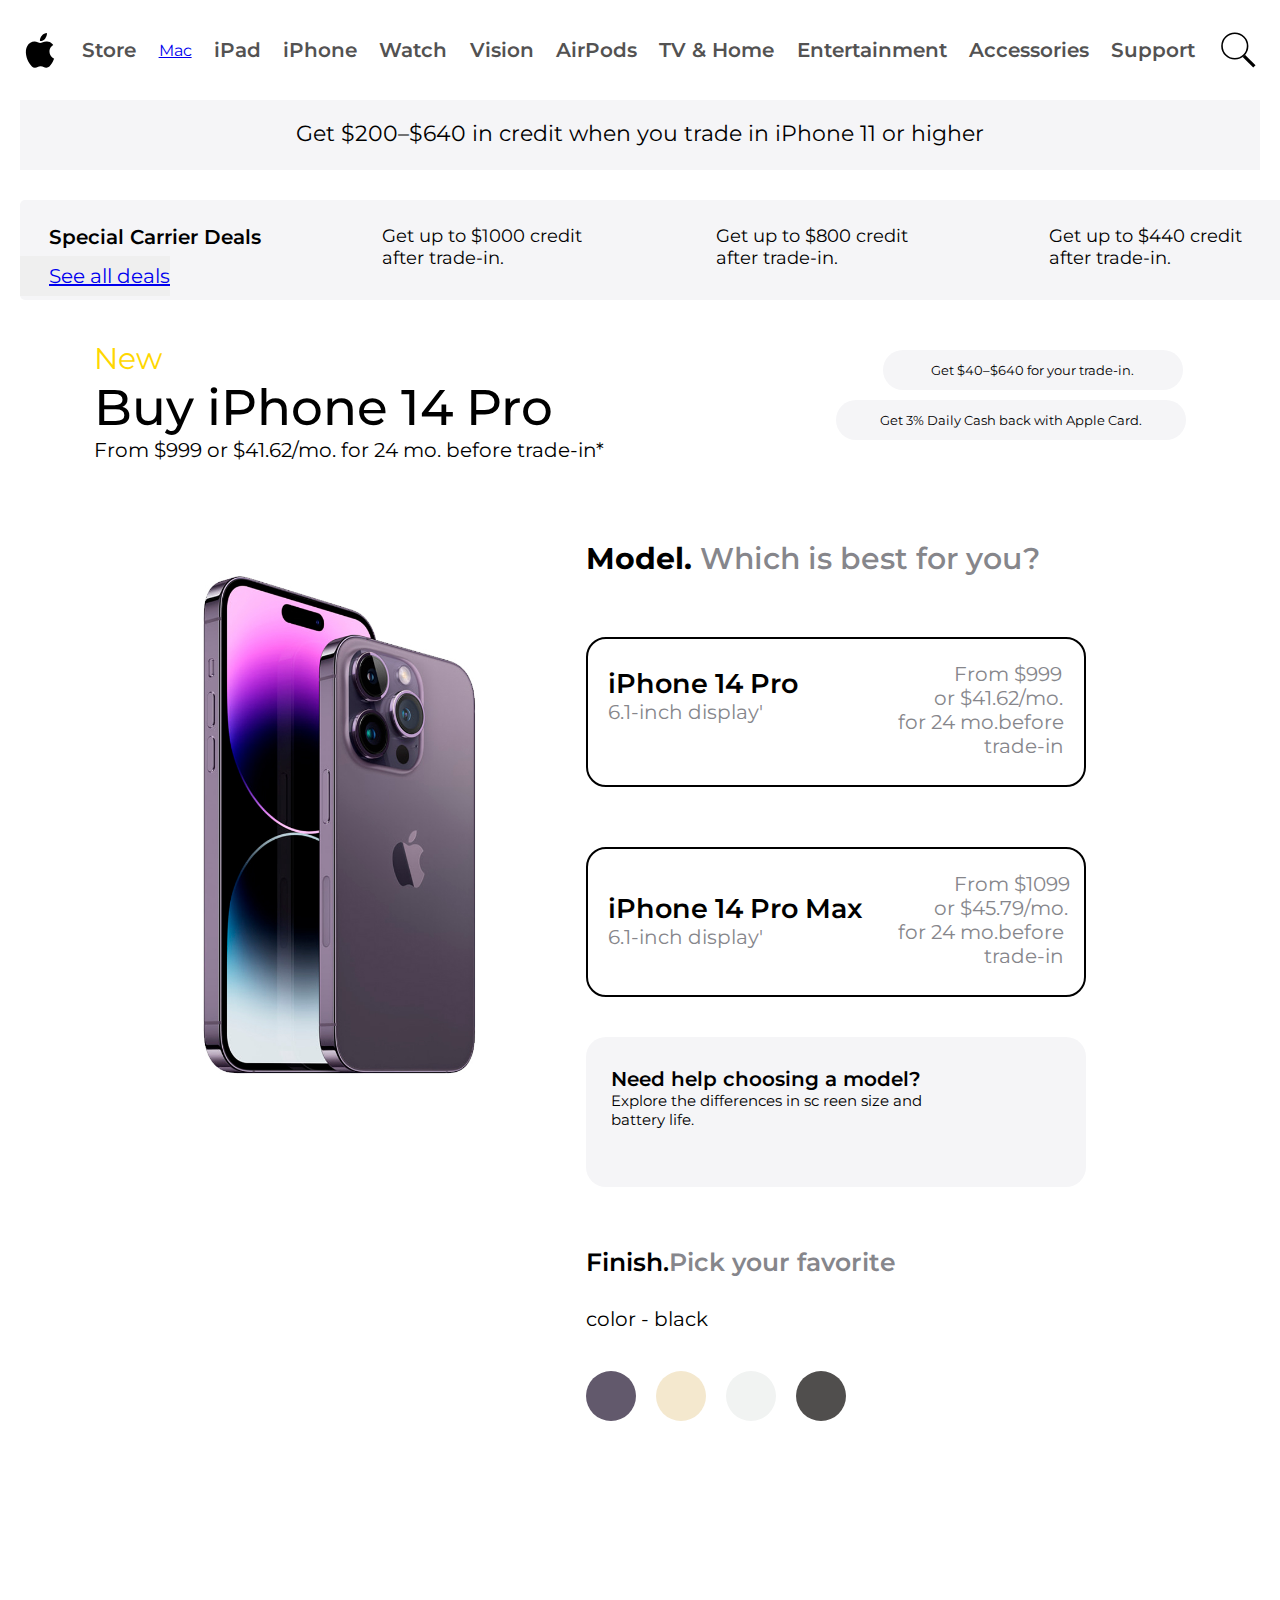
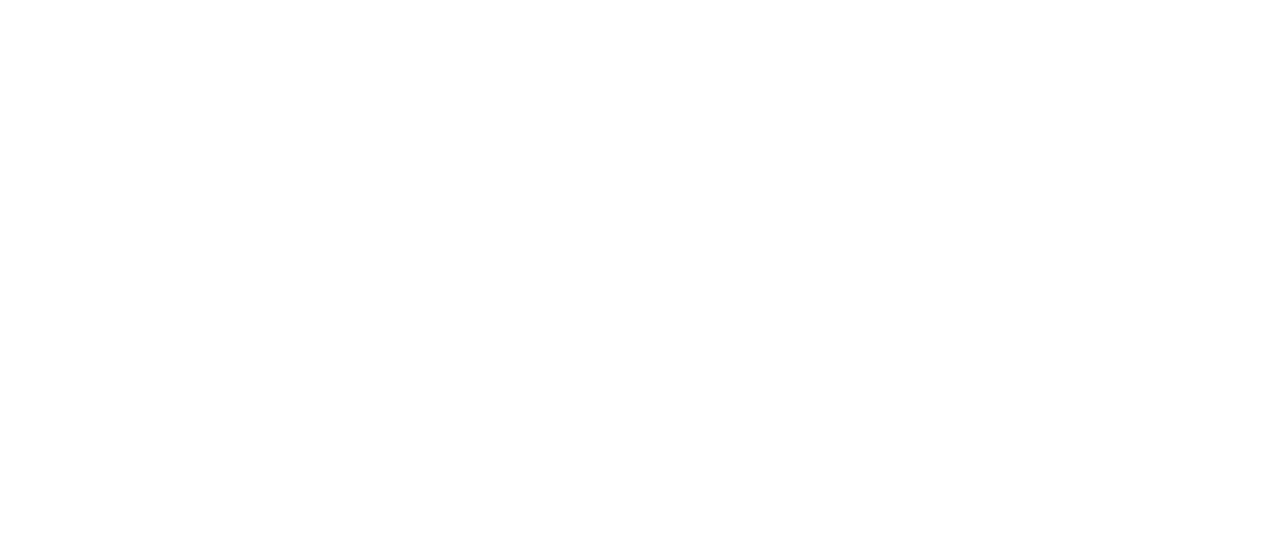
<file: index.html>
<!DOCTYPE html>
<html lang="en">

<head>
    <meta charset="UTF-8">
    <meta name="viewport" content="width=device-width, initial-scale=1.0">
    <title>Document</title>
    <link rel="stylesheet" href="./style.css">
    <link rel="stylesheet" href="./media.css">
    <link
        href="https://fonts.googleapis.com/css2?family=Montserrat:ital,wght@0,100;0,200;0,300;0,400;0,500;0,600;0,700;0,800;0,900;1,100;1,200;1,300;1,400;1,500;1,600;1,700;1,800;1,900&family=Oswald:wght@200;300;400;500;600;700&family=Zeyada&display=swap"
        rel="stylesheet">
</head>

<body>
    <div class="header">
        <div class="inside-header">
            <img src="./img/104490_apple_icon (1).svg" alt="" class="imgbag">
            <p class="text">Store</p>
            <a href="./macbook.html">Mac</a>
            <p class="text">iPad</p>
            <p class="text">iPhone</p>
            <p class="text">Watch</p>
            <p class="text">Vision</p>
            <p class="text">AirPods</p>
            <p class="text">TV & Home</p>
            <p class="text">Entertainment</p>
            <p class="text">Accessories</p>
            <p class="text">Support</p>
            <img src="./img/172546_search_icon (2).svg" alt="" class="imgbag">
            <img src="./img/7067450_briefcase_bag_alternatif_icon (1).svg" alt="" class="imgbag">
        </div>
    </div>
    <div class="header2">
        <p class="text2">Get $200–$640 in credit when you trade in iPhone 11 or higher</p>
    </div>
    <div class="header3">
        <div class="box">
            <p class="text1">Special Carrier Deals</p>
            <button data-open class="btn">
                <a href="#" class="sa">See all deals</a>
            </button>
        </div>
        <div class="box">
            <p class="text3">Get up to $1000 credit <br> after trade‑in.</p>
        </div>
        <div class="box">
            <p class="text3">Get up to $800 credit <br> after trade‑in.</p>
        </div>
        <div class="box">
            <p class="text3">Get up to $440 credit <br> after trade‑in.</p>
        </div>
    </div>
    <div class="container">
        <div class="inside-container">
            <div class="inside-container-too">
                <p class="text4">New
                <p>
                <h1 class="text5">Buy iPhone 14 Pro<h1>
                        <p class="text6">From $999 or $41.62/mo. for 24 mo. before trade-in* </p>
            </div>
            <div class="inside-container-too2">
                <button class="box1">
                    Get $40–$640 for your trade-in.
                </button>
                <button class="box2">Get 3% Daily Cash back with Apple Card.
                </button>
            </div>
        </div>
        <div class="main">
            <div class="bagroude"></div>
            <div class="side">
                <div class="inside-side">
                    <p class="text8"><span class="text9">Model.</span> Which is best for you?</p>

                    <div class="box3">
                        <div class="inside-box3">
                            <p class="text10">iPhone 14 Pro</p>
                            <p class="text11">6.1-inch display'</p>
                        </div>
                        <div class="inside-box3-too">
                            <p class="text12">From $999</p>
                            <p class="text13">or $41.62/mo.</p>
                            <p class="text14">for 24 mo.before</p>
                            <p class="text15">trade-in</p>
                        </div>
                    </div>

                    <div class="box3">
                        <div class="inside-box4">
                            <p class="text10">iPhone 14 Pro Max</p>
                            <p class="text11">6.1-inch display'</p>
                        </div>
                        <div class="inside-box3-too">
                            <p class="text12">From $1099</p>
                            <p class="text13">or $45.79/mo.</p>
                            <p class="text14">for 24 mo.before</p>
                            <p class="text15">trade-in</p>
                        </div>
                    </div>
                    <div class="yana">
                        <p class="text16">Need help choosing a model?</p>
                        <p class="text17">Explore the differences in sc reen size and <br> battery life.</p>
                    </div>
                    <p class="text18"><span class="text19">Finish.</span>Pick your favorite</p>
                    <p class="color">Color</p>
                    <div class="big-box">
                        <div data-text="grey" class="button box4"></div>
                        <div data-text="gold" class="button box5"></div>
                        <div data-text="white" class="button box6"></div>
                        <div data-text="black" class="button box7"></div>
                    </div>
                    <div class="rower">

                    </div>
                </div>
            </div>
        </div>
    </div>

    <div data-close class="modal_bg">
        <div class="modal">
            <div class="closes">
                <button data-close class="close">
                    <img src="./img/cross.svg" alt="">
                </button>
            </div>
            <div class="clastext">
                <h1 class="text20">Incredible carrier deals?</h1>
            </div>
            <h1 class="text21">We’ve got ‘em right here. 😎</h1>
            <p class="text22">When you buy your new iPhone from Apple, you can still get a sweet carrier deal. Just
                select your trade-in to see how much you can save. Have questions? No worries,<a href="#">
                    our iPhone Specialists are here to help.
                </a></p>
            <div class="icons">
                <div class="wrap"></div>
                <div class="wrap1"></div>
                <div class="wrap1"></div>
            </div>
            <div class="input">
                <p class="text23">Choose a trade-in</p>
                <p class="text24">iPhone 12 Pro</p>
            </div>
            <h2 class="text25">For existing and new AT&T customers</h2>
        </div>
    </div>

    <script src="./script.js"></script>
</body>

</html>
</file>
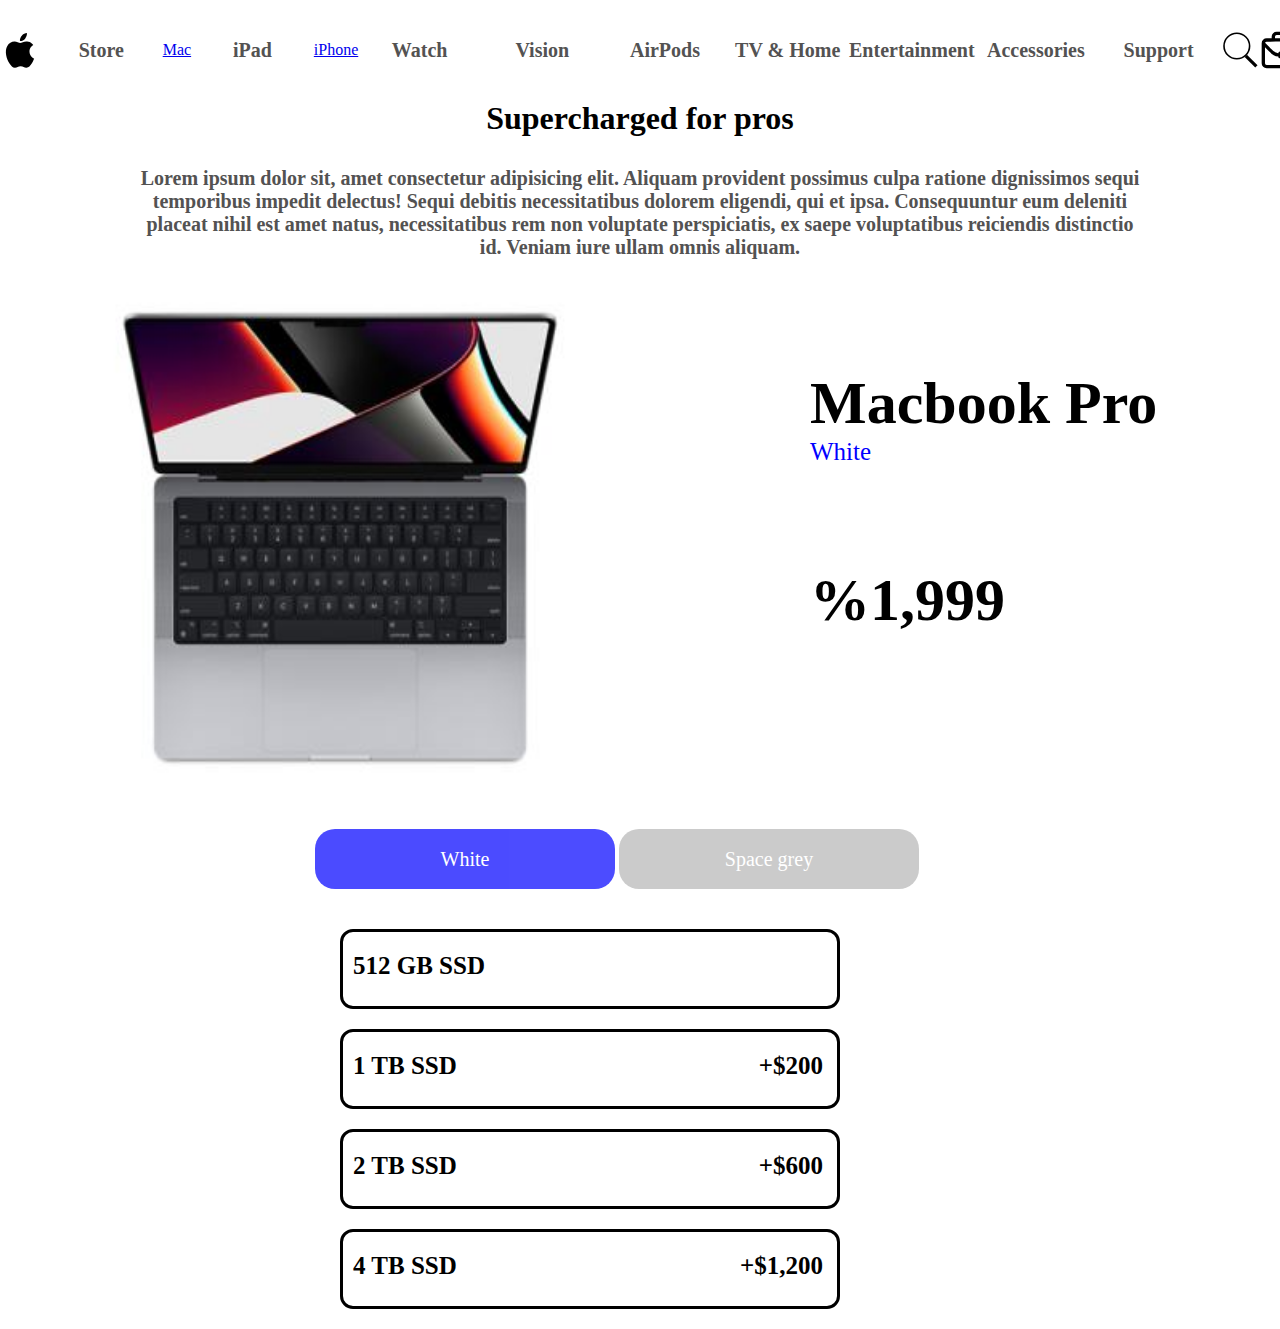
<file: macbook.html>
<!DOCTYPE html>
<html lang="en">
<head>
    <meta charset="UTF-8">
    <meta name="viewport" content="width=device-width, initial-scale=1.0">
    <title>Document</title>
    <link rel="stylesheet" href="./macbook.css">
</head>
<body>
    <div class="header">
        <div class="inside-header">
            <img src="./img/104490_apple_icon (1).svg" alt="" class="imgbag">
            <p class="text">Store</p>
            <a href="./macbook.html">Mac</a>
            <p class="text">iPad</p>
            <a href="./index.html">iPhone</a>
            <p class="text">Watch</p>
            <p class="text">Vision</p>
            <p class="text">AirPods</p>
            <p class="text">TV & Home</p>
            <p class="text">Entertainment</p>
            <p class="text">Accessories</p>
            <p class="text">Support</p>
            <img src="./img/172546_search_icon (2).svg" alt="" class="imgbag">
            <img src="./img/7067450_briefcase_bag_alternatif_icon (1).svg" alt="" class="imgbag">
        </div>
    </div>
    <h1 class="text3">Supercharged for pros</h1>
    <p class="text">Lorem ipsum dolor sit, amet consectetur adipisicing elit. Aliquam provident possimus culpa ratione dignissimos sequi temporibus impedit delectus! Sequi debitis necessitatibus dolorem eligendi, qui et ipsa. Consequuntur eum deleniti placeat nihil est amet natus, necessitatibus rem non voluptate perspiciatis, ex saepe voluptatibus reiciendis distinctio id. Veniam iure ullam omnis aliquam.</p>
    <div class="box">
        <div class="macimg">
            <img src="./img/macbook-black.jpg" alt="" class="imgmac">
        </div>
        <div class="maine">
            <h1 class="text1">Macbook Pro</h1>
            <p class="text2">White</p>
            <p class="priceses">%1,999</p>
        </div>
    </div>
    <div class="box-btn">
        <button class="White" data-img="White">White</button>
        <button class="grey" data-img="grey">Space grey</button>
    </div>
    <div class="boxs boxes">
        <div class="box1">
            <span class="pricese">512 GB SSD</span>
        </div>
        <div class="boxs box2">
            <div class="box2-inside">
            <span class="price1">1 TB SSD</span>
            <span class="price" data-text="+$200">+$200</span>
            </div>
        </div>
        <div class="boxs box3">
            <div class="box2-inside">
            <span class="price1">2 TB SSD</span>
            <span class="price" data-text="+$600">+$600</span>
            </div>
        </div>
        <div class="boxs box4">
            <div class="box2-inside">
            <span class="price1">4 TB SSD</span>
            <span class="price" data-text="+$1,200">+$1,200</span>
            </div>
        </div>
    </div>  
</body>
</html>
</file>
<file: style.css>
* {
    padding: 0;
    margin: 0;
    box-sizing: border-box;
    font-family: Montserrat;
}

body {
    margin-left: 20px;
    margin-right: 20px;
}

.header {
    width: 100%;
    height: 100px;
    background-color: white;
}

.inside-header {
    display: flex;
    justify-content: space-between;
    align-items: center;
    margin: 0 auto;
    width: 1300px;
    height: 100px;
    background-color: none;
}

.imgbag {
    height: 40px;
}

.text {
    font-weight: 600;
    font-size: 20px;
    color: rgb(83, 82, 82);
}

.header2 {
    width: 100%;
    height: 70px;
    background-color: #F5F5F7;
}

.text2 {
    font-size: 22px;
    text-align: center;
    padding-top: 20px;
}

.header3 {
    width: 1300px;
    height: 100px;
    background-color: #F5F5F7;
    border-radius: 5px;
    margin: 0 auto;
    margin-top: 30px;
    display: flex;
    justify-content: space-between;
    align-items: center;
}

.box {
    width: 300px;
    height: 70px;
}

.text1 {
    padding-left: 29px;
    font-size: 20px;
    font-weight: 600;
    padding-bottom: 7px;
    margin-top: 10px;
}

.sa {
    padding-left: 29px;
}

.text3 {
    margin-top: 10px;
    font-size: 18px;
    padding-left: 29px;
}

.container {
    margin: 0 auto;
    width: 88%;
    height: 200vh;
    min-width: 980px;
}

.inside-container {
    display: flex;
    justify-content: space-between;
    margin-top: 40px;
    width: 100%;
    height: 250px;
}

.text4 {
    color: gold;
    font-size: 30px;
}

.text5 {
    font-size: 50px;
    font-weight: 500;
}

.text6 {

    font-size: 20px;
    font-weight: 400;
}

.inside-container-too {
    width: 600px;
    height: fit-content;
}

.inside-container-too2 {
    width: 350px;
    height: 160px;
}

.box1 {
    margin-left: 47px;
    width: 300px;
    height: 40px;
    background-color: #F5F5F7;
    border-radius: 20px;
    margin-top: 10px;
    border: none;
}

.box2 {
    width: 350px;
    height: 40px;
    background-color: #F5F5F7;
    border-radius: 20px;
    margin-top: 10px;
    border: none;
}

.text7 {
    text-align: center;
    padding-top: 10px;
}

.main {
    width: 100%;
    display: flex;
    justify-content: space-between;
}

.bagroude {
    position: sticky;
    top: 100px;
    width: 1200px;
    height: 1200px;
    background-image: url(./img/black.jpg);
    background-repeat: no-repeat;
    background-position: center;
    background-size: cover;
    border-radius: 20px;
    transition: 400ms;
}

.side {
    width: 800px;
    height: 1500px;
}

.text8 {
    font-size: 40px;
    color: #86868B;
    font-weight: 550;
}

.inside-side {
    width: 620px;
    margin: 0 auto;
    height: 1500px;

}

.text9 {

    color: black;
    font-weight: 700;
}

.box3 {
    margin-top: 60px;
    width: 600px;
    height: 180px;
    border: 2px solid black;
    border-radius: 20px;
    display: flex;
    justify-content: space-between;
    align-items: center;
}

.inside-box3 {
    width: 240px;
    height: 130px;
}

.text10 {
    padding-left: 20px;
    padding-top: 40px;
    font-size: 27px;
    font-weight: 600;
}

.text11 {
    padding-left: 20px;
    font-size: 20px;
    color: #86868B;
}

.inside-box3-too {
    width: 200px;
    height: 100px;
}

.text12 {
    font-size: 20px;
    color: #86868B;
    padding-left: 70px;
}

.text13 {
    font-size: 20px;
    color: #86868B;
    padding-left: 50px;
}

.text14 {
    font-size: 20px;
    color: #86868B;
    padding-left: 14px;
}

.text15 {
    font-size: 20px;
    color: #86868B;
    padding-left: 100px;
}

.inside-box4 {
    width: 280px;
    height: 100px;
}

.yana {
    border-radius: 20px;
    width: 600px;
    height: 130px;
    background-color: #F5F5F7;
    margin-top: 40px;
}

.text16 {
    font-weight: 600;
    font-size: 20px;
    padding-top: 30px;
    padding-left: 25px;
}

.text17 {
    font-size: 20px;
    padding-left: 25px;
}

.text18 {
    margin-top: 60px;
    font-weight: 600;
    font-size: 40px;
    color: #86868B;
}

.text19 {
    color: black;
}

.color {
    font-size: 30px;
    margin-top: 30px;
}

.box4 {
    width: 60px;
    height: 60px;
    border-radius: 100px;
    background-color: #62596C;
}

.big-box {
    margin-top: 40px;
    width: 400px;
    height: 80px;
    display: flex;
}

.box5 {
    margin-left: 20px;
    width: 60px;
    height: 60px;
    border-radius: 100px;
    background-color: #F4E8CE;
}

.box6 {
    width: 60px;
    height: 60px;
    border-radius: 100px;
    background-color: #F1F3F2;
    margin-left: 20px;
}

.box7 {
    margin-left: 20px;
    width: 60px;
    height: 60px;
    border-radius: 100px;
    background-color: #504E4D;
}

.btn {
    border: none;
    width: fit-content;
    height: 40px;
    font-size: 20px;
}

.modal {
    position: absolute;
    top: 50%;
    left: 50%;
    transform: translate(-50%, -50%);
    width: 1000px;
    height: 1000px;
    background-color: white;
    box-shadow: 5px 5px 5px 5px #c4c4c4;
    border-radius: 15px;
    transition: .2s ease;
    display: none;
}

.modal_bg {
    position: fixed;
    top: 0px;
    left: 0px;
    display: none;
    width: 100%;
    height: 100%;
    transition: .2s ease;
    background-color: rgba(0, 0, 0, .7);
}

.closes {
    width: 60px;
    height: 60px;
    background-color: #E8E8ED;
    margin: 40px;
    border-radius: 50%;
}

.close {
    width: 60px;
    height: 60px;
    background-color: #E8E8ED;
    border-radius: 50%;
    border: none;
}

.clastext {
    margin-left: 230px;
    width: 550px;
    height: 50px;
    font-size: 20px;
}

.text21 {
    margin-left: 200px;
    font-size: 40px;
}

.text22 {
    margin-top: 20px;
    margin-left: 150px;
    width: 650px;
    text-align: center;
}

.icons {
    margin: 0 auto;
    margin-top: 30px;
    width: 500px;
    height: 70px;
    display: flex;
}

.wrap {
    margin: 10px;
    border-radius: 50px;
    width: 160px;
    height: 60px;
    background-color: black;
}

.wrap1 {
    margin: 10px;
    border-radius: 50px;
    width: 160px;
    height: 60px;
    background-color: #D9D9DB;
}

.input {
    margin: 50px auto;
    width: 700px;
    height: 70px;
    background-color: transparent;
    border: 1px solid black;
    border-radius: 15px;
}

.text23 {
    color: #7C7C81;
    padding-top: 10px;
    padding-left: 10px;
}

.text24 {
    font-size: 20px;
    padding-left: 10px;
    font-weight: 600;
}

.text25 {
    margin-left: 250px;
}
</file>
<file: media.css>
@media screen and (max-width: 1450px){
    .bagroude{
        top: 0px;
        width: 900px;
        height: 570px;
    }
    .side{
        width: 600px;
        height: 1300px;
    }
    .inside-container{
        height: 200px;
    }
    .box3{
        width: 500px;
        height: 150px;
    }
    .text8{
        font-size: 30px;
    }
    .text10{
        padding-top: 20px;
    }
    .yana{
        width: 500px;
        height: 150px;    
    }
    .text17{
        font-size: 15px;
    }
    .text18{
        font-size: 25px;
    }
    .box4{
        width: 50px;
        height: 50px;
    }
    .box5{
        width: 50px;
        height: 50px;
    }
    .box6{
        width: 50px;
        height: 50px;
    }
    .box7{
        width: 50px;
        height: 50px;
    }
    .color{
        font-size: 20px;
    }
}
@media screen and (max-width: 1290px){
    .inside-header{
    }
}
</file>
<file: macbook.css>
*{
    padding: 0;
    margin: 0;
    box-sizing: border-box;
    font-family: Montserrat;
}

.header{
    width: 100%;
    height: 100px;
    background-color: white;
}
.inside-header{
    display: flex;
    justify-content: space-between;
    align-items: center;
    margin: 0 auto;
    width: 1300px;
    height: 100px;
    background-color: none;
}
.imgbag{
    height: 40px;
}
.text{
    font-weight: 600;
    font-size: 20px;
    color: rgb(83, 82, 82);
}
.text3{
    text-align: center;
}
.text{
    margin: 30px auto;
    width: 1000px;
    text-align: center;
}
.box{
    margin:  0 auto;
    width: 1100px;
    height: 500px;
    display: flex;
}
.macimg{
    width: 500px;
    height: 500px;
}
.imgmac{
    width: 500px;
    height: 500px;
}
.maine{
    width: 600px;
    height: 500px;
}
.text1{
    font-size: 60px;
    margin-top: 80px;
    margin-left: 220px;
}
.text2{
    font-size: 25px;
    margin-left: 220px;
    color: blue;
}
.priceses{
    font-size: 60px;
    font-weight: bold;
    margin-left: 220px;
    margin-top: 100px;
}
.White{
    font-size: 20px;
    width: 300px;
    height: 60px;
    background-color: blue;
    border-radius: 20px;
    border: none;
    color: white;
    transition: 500ms;
    opacity: 0.7;
}
.White:hover{
    font-size: 25px;
    width: 300px;
    height: 70px;
    background-color: blue;
    border-radius: 20px;
    border: none;
    color: white;
}
.grey{
    font-size: 20px;
    width: 300px;
    height: 60px;
    background-color: black;
    border-radius: 20px;
    border: none;
    color: white;
    transition: 500ms;
    opacity: 0.2;
}
.grey:hover{
    font-size: 25px;
    width: 300px;
    height: 70px;
    background-color: blue;
    border-radius: 20px;
    border: none;
    color: white;
    opacity: 0.9;
}
.box-btn{
    width: 650px;
    height: 60px;
    margin: 40px auto;
}
.boxes{
    width: 600px;
    height: 400px;
    margin: 0 auto; 
}
.box1{
    margin-top: 20px;
    width: 500px;
    height: 80px;
    border: 3px solid black;
    border-radius: 13px;
}
.box2{
    margin-top: 20px;
    width: 500px;
    height: 80px;
    border: 3px solid black;
    border-radius: 13px;
}
.box3{
    margin-top: 20px;
    width: 500px;
    height: 80px;
    border: 3px solid black;
    border-radius: 13px;
}
.box4{
    margin-top: 20px;
    width: 500px;
    height: 80px;
    border: 3px solid black;
    border-radius: 13px;
}
.box1{
    font-weight: bold;
    font-size: 25px;
    padding-top: 20px;
 
}
span{
    font-weight: bold;
    margin-left: 10px;
    font-size: 25px;
    padding-top: 20px;
}
.box2-inside{
    width: 480px;
    height: 60px;
    display: flex;
    justify-content: space-between;
}
.active{
    border: 3px solid blue;
}

.active4{
    background-color: rgb(185, 185, 185);
}
</file>
